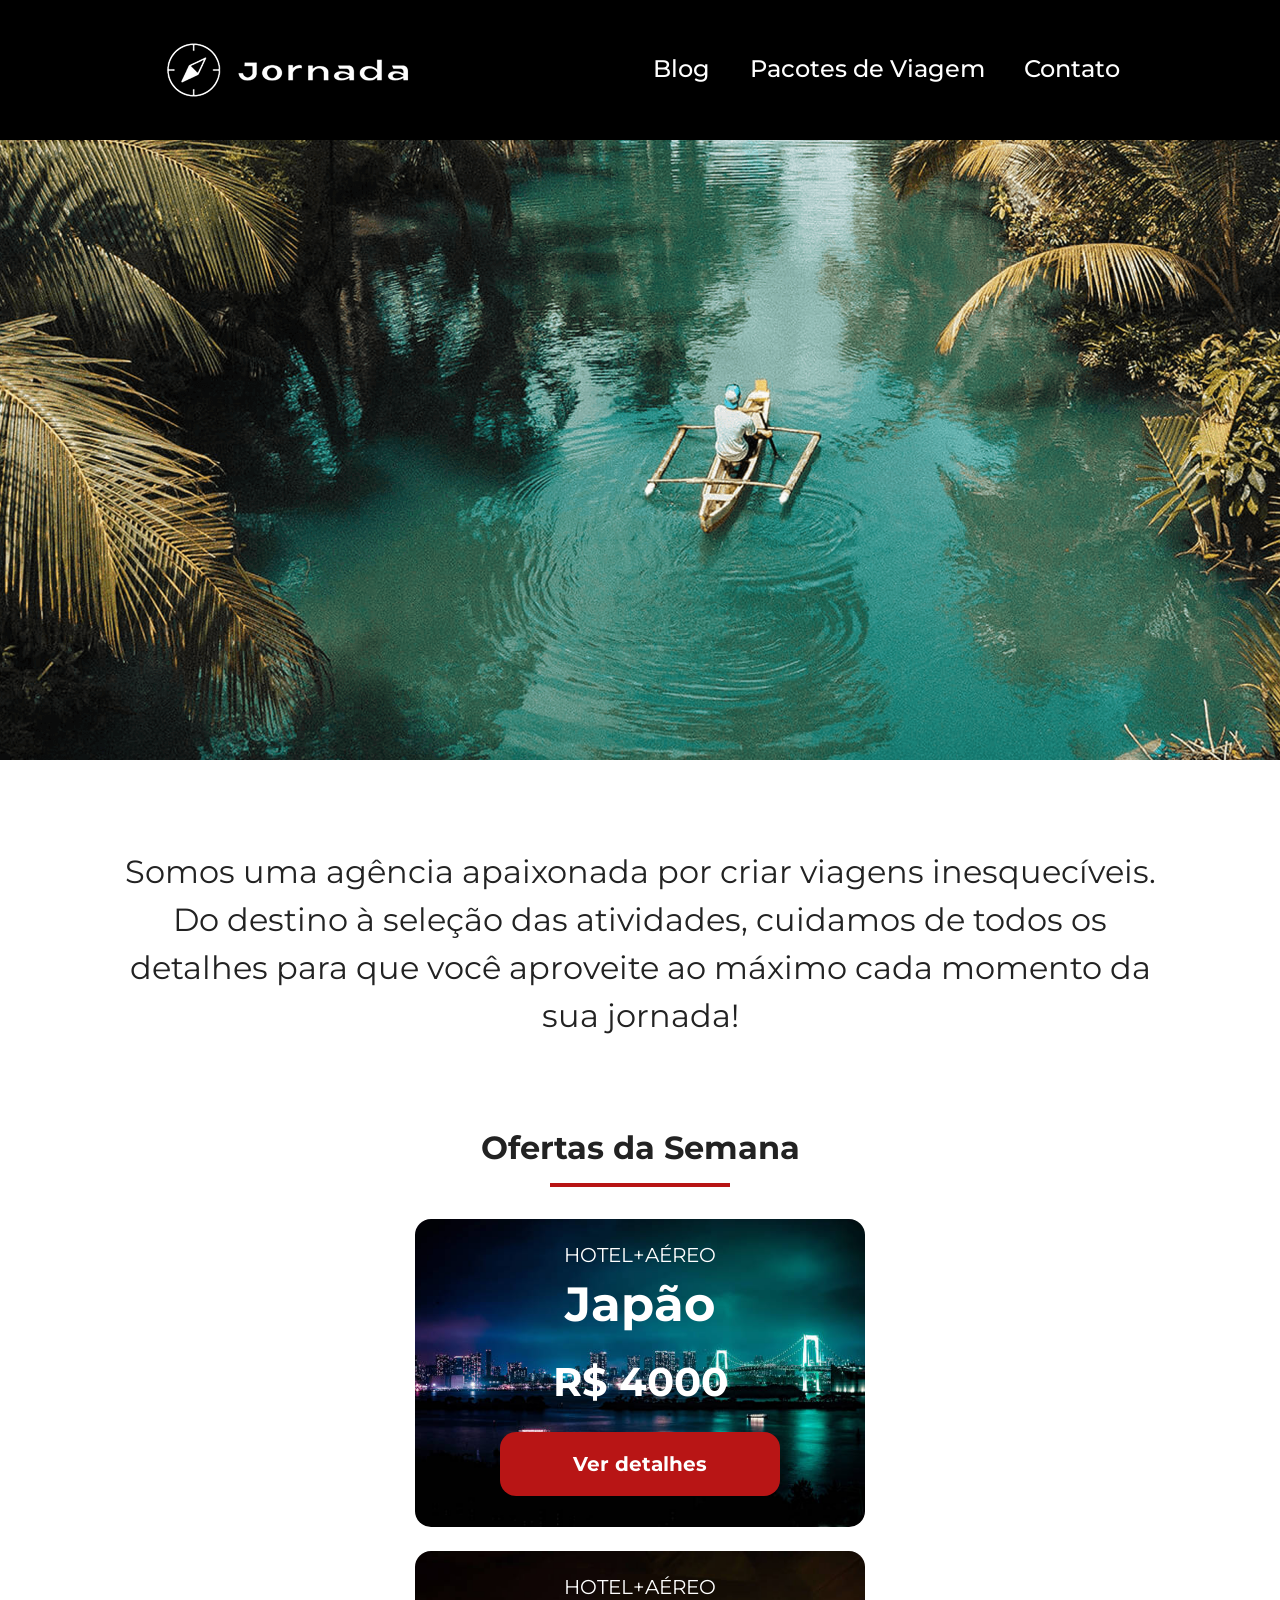
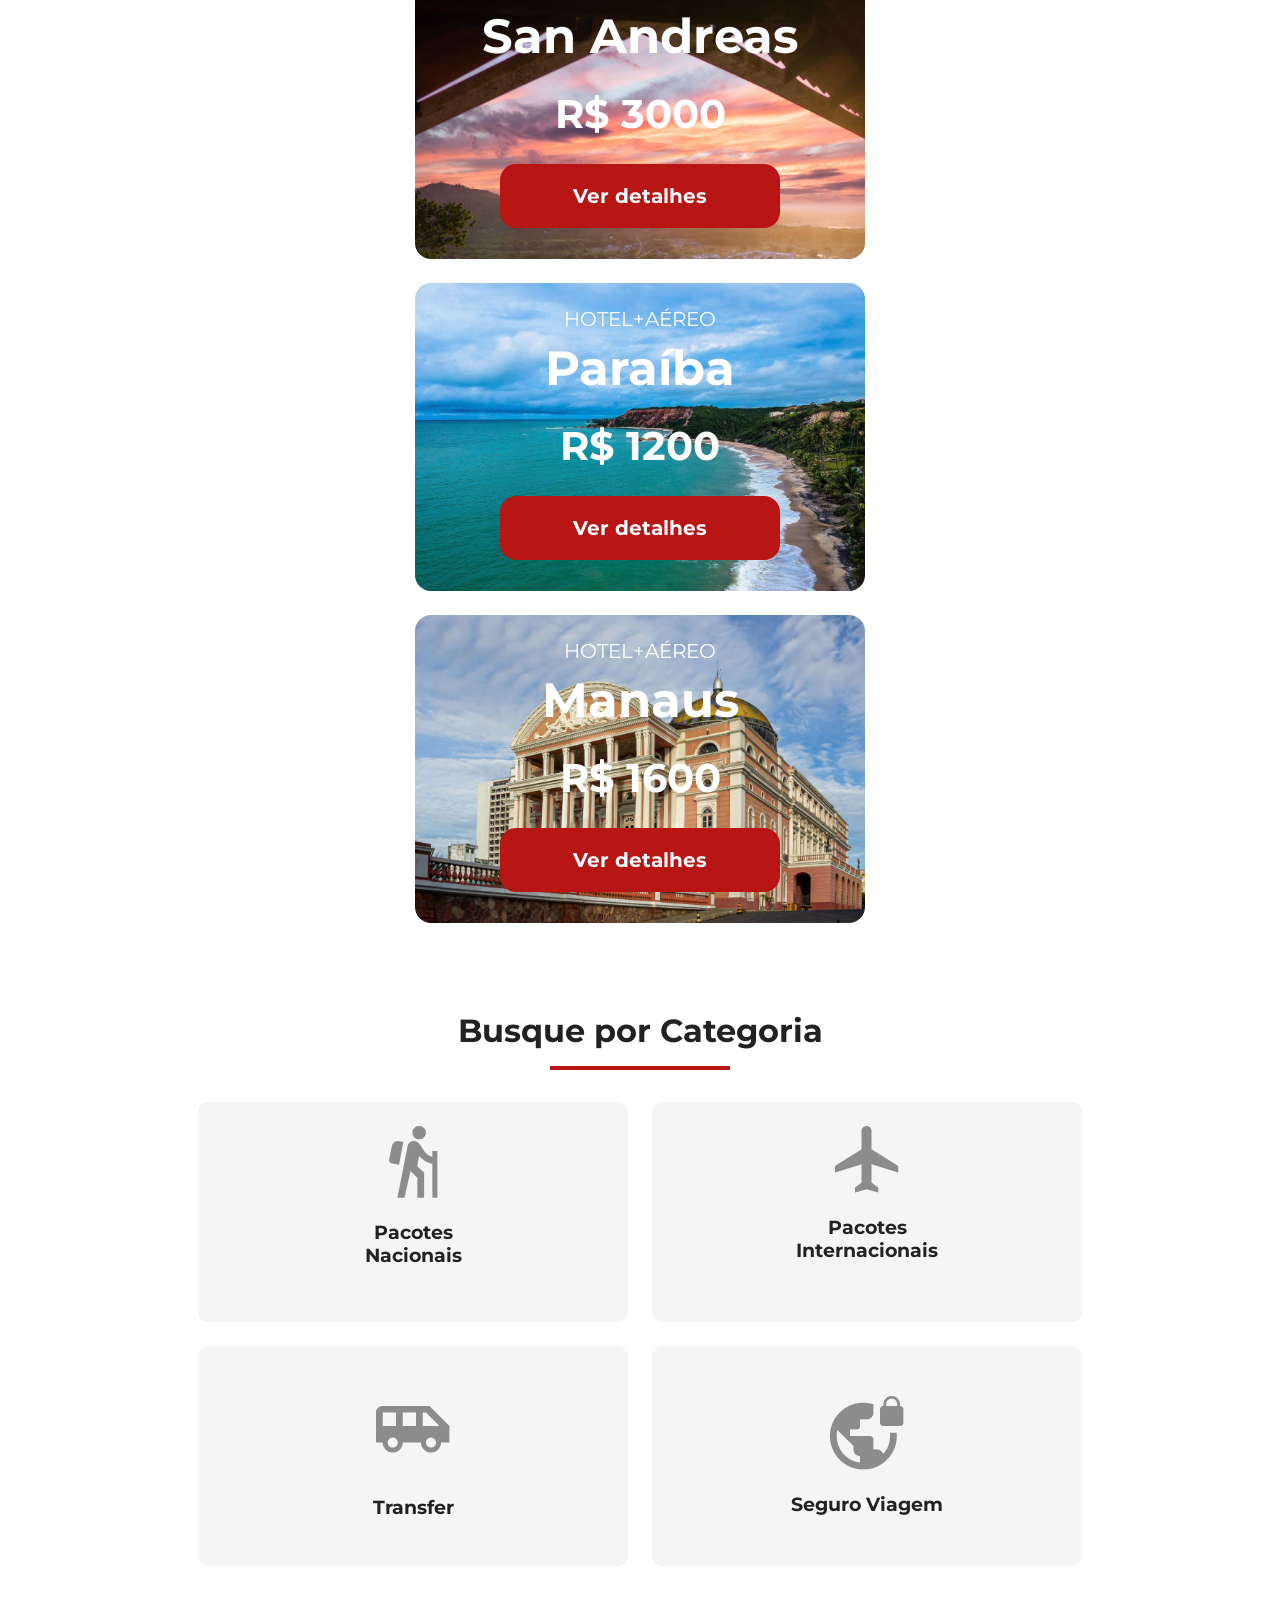
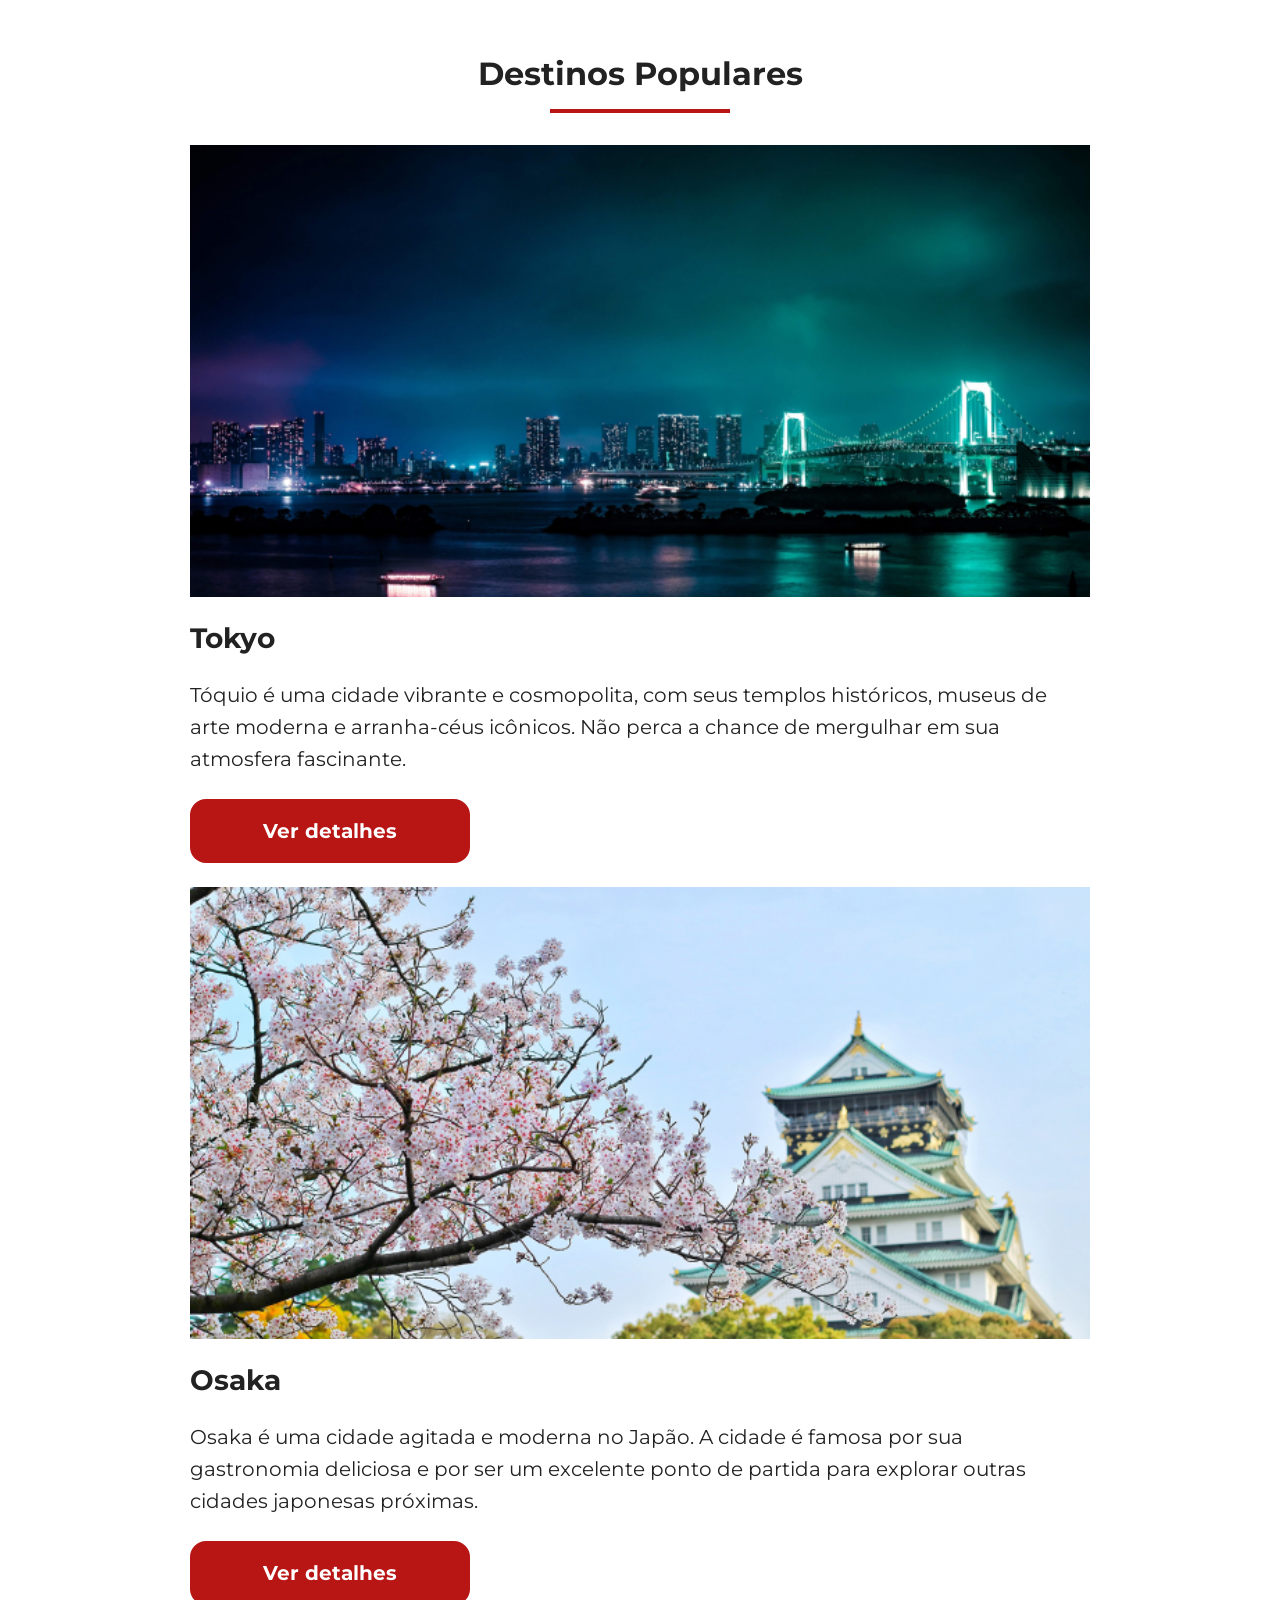
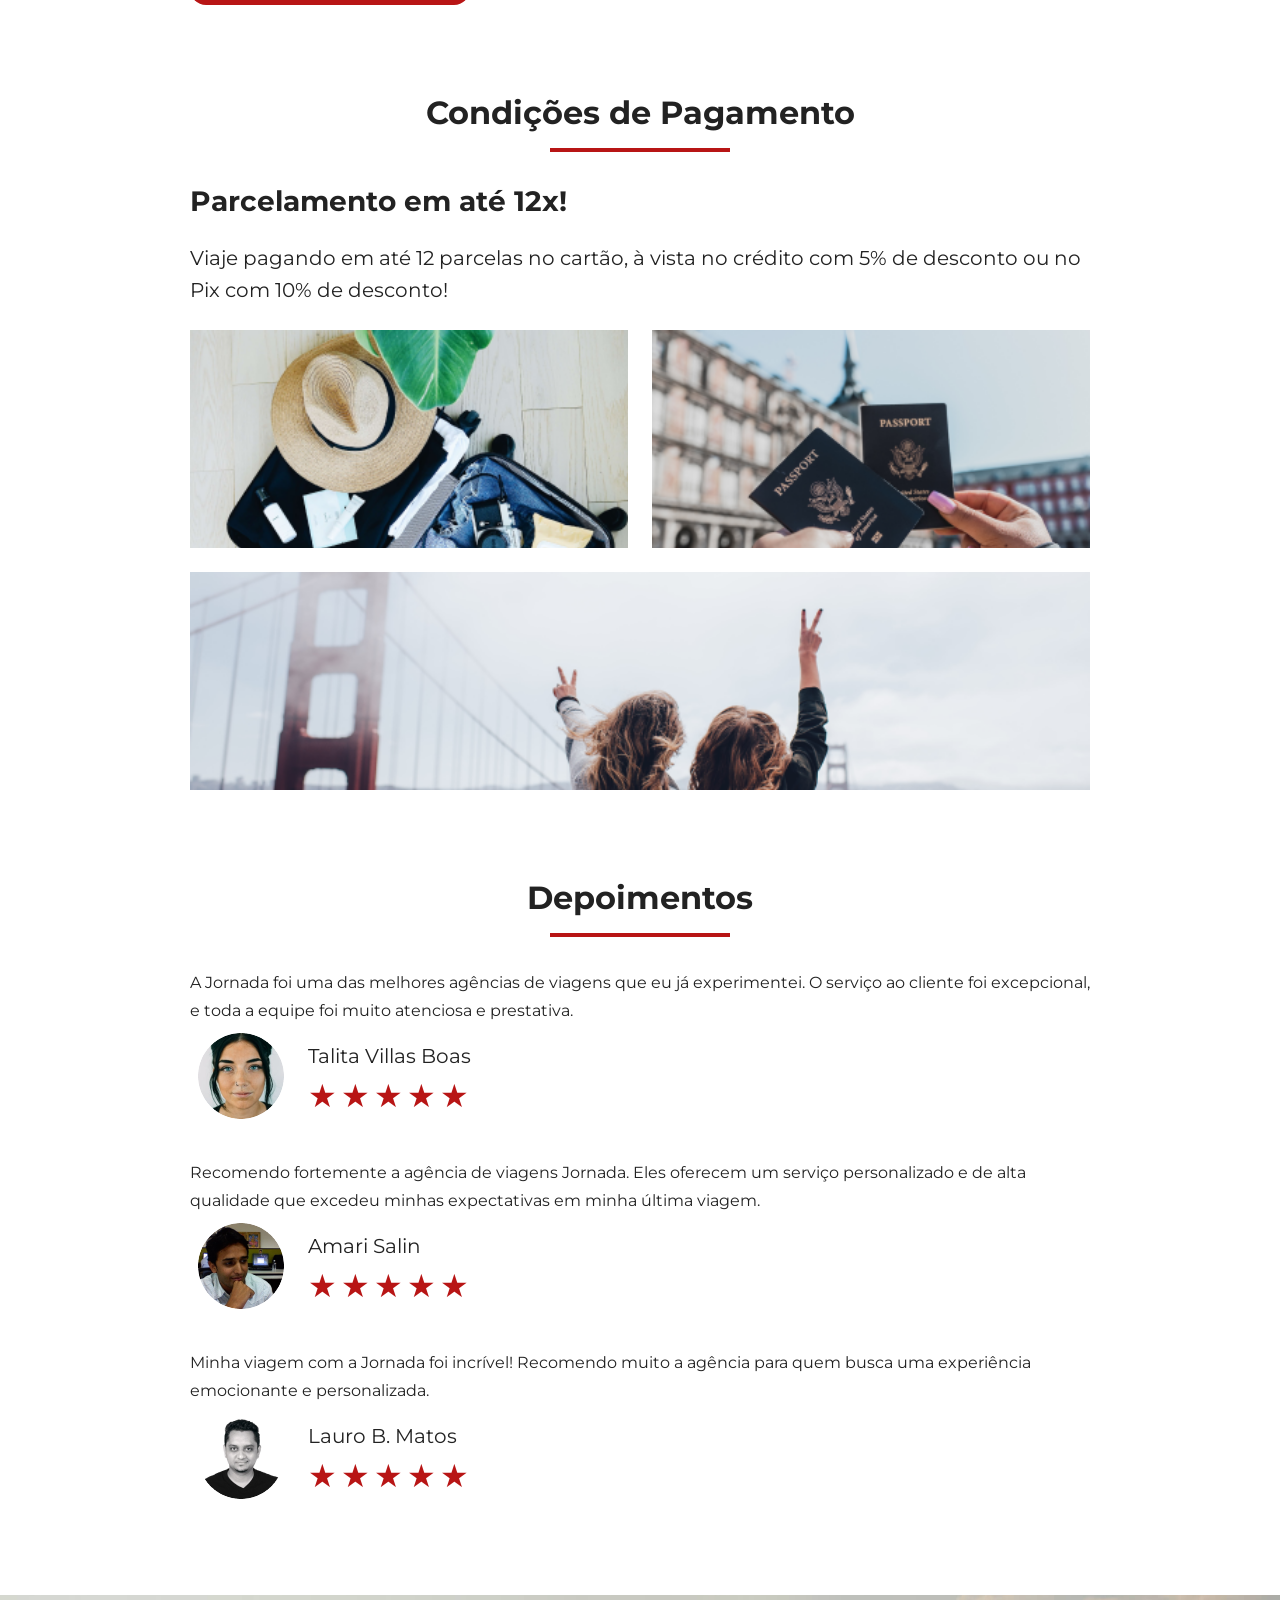
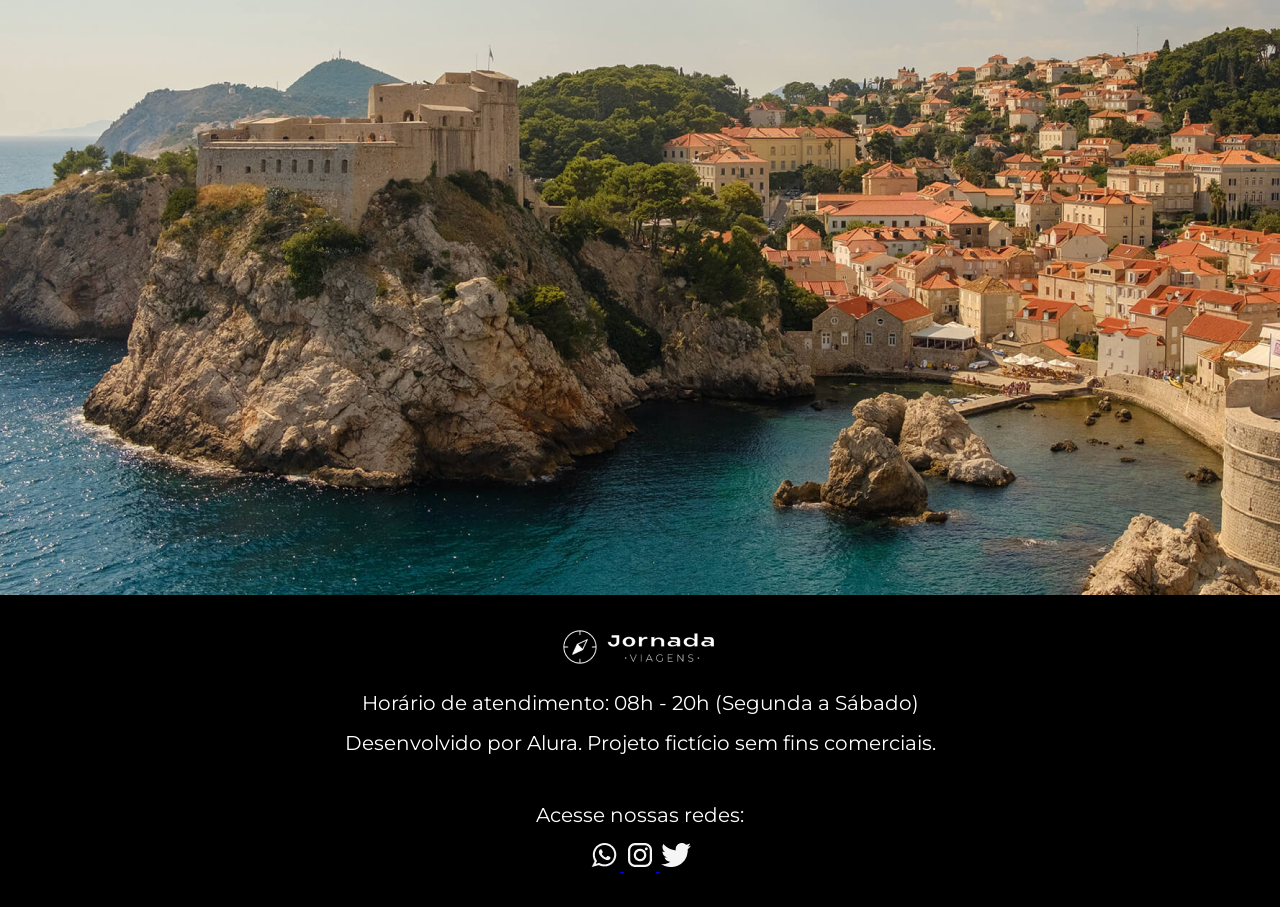
<file: index.html>
<!doctype html>
<html lang="pt-br">
  <head>
    <meta charset="UTF-8" />
    <meta name="viewport" content="width=device-width, initial-scale=1.0" />
    <meta name="description" content="Jornada Viagens, Somos uma agência apaixonada por criar viagens inesquecíveis.">
    <meta name="og:title" content="Jornada Viagens">
    <meta name="og:description" content="Jornada Viagens, Somos uma agência apaixonada por criar viagens inesquecíveis.">
    <meta name="og:image" content="https://matheusdorosario.github.io/jornada-viagens/img/hero-footer-desk.png">
    <meta name="og:url" content="https://matheusdorosario.github.io/jornada-viagens">
    <meta name="og:type" content="website">

    <link rel="icon" href="favico.svg" type="xml/svg" />
    <link rel="stylesheet" href="css/style.css" />
    <title>Jornada Viagens</title>
  </head>
  <body>
    <header class="main-header">
      <a class="logo" href="index.html" title="Voltar para a pagina inicial">
        <img
        class="img-mobile"
          src="img/bussola-jornada-branca.png"
          alt="Bússola do logo Jornada Viagens na cor branca."
        />
        <img 
        class="img-desktop"
        src="img/bussola-texto-jornada-branco.png"
        alt="Logo Jornada Viagens na cor branca.">
      </a>
      <div class="navigation-menu">
        <label for="menu">
        <img src="img/menu.png" alt="menu" />
        </label>
        <input type="checkbox" id="menu" hidden>        
        <nav>
          <ul class="list-links">
            <li><a href="blog.html" target="_blank" title="Acessar blog">Blog</a></li>
            <li><a href="pacotes-de-viagem.html" target="_blank" title="Acessar pacotes de viagem">Pacotes de Viagem</a></li>
            <li><a href="contato.html" target="_blank" title="Acessar contato">Contato</a></li>
          </ul>
        </nav>
      </div>
    </header>
    <section class="hero">
      <div class="hero-img"></div>
      <h2>Somos uma agência apaixonada por criar viagens inesquecíveis. Do destino à seleção das atividades, cuidamos de todos os detalhes para que você aproveite ao máximo cada momento da sua jornada!</h2>
    </section>
    <section class="offers">
      <div class="section-title">
        <h2>Ofertas da Semana</h2>
        <hr>
      </div>
      <div class="offers-cards">
        <article class="card japao">
          <header>
            <p>HOTEL+AÉREO</p>
            <h3>Japão <br> 
              <span>R$ 4000</span></h3>
          </header>
          <footer>
            <a href="#" class="button">Ver detalhes</a>
          </footer>
        </article>
        <article class="card san-andreas">
          <header>
            <p>HOTEL+AÉREO</p>
            <h3>San Andreas <br> 
              <span>R$ 3000</span></h3>
          </header>
          <footer>
            <a href="#" class="button">Ver detalhes</a>
          </footer>
        </article>
        <article class="card paraiba">
          <header>
            <p>HOTEL+AÉREO</p>
            <h3>Paraíba <br> 
              <span>R$ 1200</span></h3>
          </header>
          <footer>
            <a href="#" class="button">Ver detalhes</a>
          </footer>
        </article>
        <article class="card manaus">
          <header>
            <p>HOTEL+AÉREO</p>
            <h3>Manaus <br> 
              <span>R$ 1600</span></h3>
          </header>
          <footer>
            <a href="#" class="button">Ver detalhes</a>
          </footer>
        </article>
      </div>
    </section>
    <section class="categories">
      <div class="section-title">
        <h2 class="content-title">Busque por Categoria</h2>
        <hr>
      </div>
        <div class="categories-cards">
        <article class="categories-cards">
          <a 
          href="#" 
          class="card"
          target="_blank"
          title="Busque pela categoria Pacotes Nacionais"
          >
            <img 
            src="img/icone-pacotes-nacionais.png" 
            alt="Uma pessoa de chapéu e mochila, representando a categoria Pacotes Nacionais.">

            <h3>Pacotes <br>
              Nacionais</h3>
          </a>
        </article>
        <article class="categories-cards">
            <a 
          href="#" 
          class="card"
          target="_blank"
          title="Busque pela categoria Pacotes Internacionais"
          >
            <img 
            src="img/icone-pacotes-internacionais.png" 
            alt="Um avião representando a categoria Pacotes Internacionais.">

            <h3>Pacotes <br>
              Internacionais</h3>
          </a>
        </article>
        <article class="categories-cards">
          <a 
          href="#" 
          class="card single-line transfer"
          target="_blank"
          title="Busque pela categoria Transfer"
          >
            <img 
            src="img/icone-transfer.png" 
            alt="um carrinho de transporte representando a categoria Transfer.">

            <h3>Transfer</h3>
          </a>
        </article>
        <article class="categories-cards">
          <a 
          href="#" 
          class="card single-line"
          target="_blank"
          title="Busque pela categoria Seguro Viagem"
          >
            <img 
            src="img/icone-seguro-viagem.png" 
            alt="Um seguro representando a categoria Seguro Viagem.">

            <h3>Seguro Viagem</h3>
          </a>
        </article>
      </div>
    </section>
    <section class="destinations">
      <div class="section-title">
        <h2>Destinos Populares</h2>
        <hr>
      </div>
      <div class="destination-items">
        <article class="item tokyo">
          <header>
            <div class="img-item"></div>
            <h3 class="content-title">Tokyo</h3>
          </header>
          <p class="content-text">Tóquio é uma cidade vibrante e cosmopolita, com seus templos históricos, museus de arte moderna e arranha-céus icônicos. Não perca a chance de mergulhar em sua atmosfera fascinante.</p>
          <footer>  
            <a 
            href="#" 
            class="button"
            target="_blank"
            title="Veja mais detalhes do destino de Tokyo">Ver detalhes</a>
          </footer>
        </article>
        <article class="item osaka">
          <header>
            <div class="img-item"></div>
            <h3 class="content-title">Osaka</h3>
          </header>
          <p class="content-text">Osaka é uma cidade agitada e moderna no Japão. A cidade é famosa por sua gastronomia deliciosa e por ser um excelente ponto de partida para explorar outras cidades japonesas próximas.</p>
          <footer>
            <a 
            href="#" 
            class="button"
            target="_blank"
            title="Veja mais detalhes do destino de Osaka">Ver detalhes</a>
          </footer>
        </article>
      </div>
    </section>
    <section class="payments">
      <div class="section-title">
        <h2>Condições de Pagamento</h2>
        <hr>
      </div>
      <div class="content-container">
        <div class="text-content">
            <h3 class="content-title">Parcelamento em até 12x!</h3>
            <p class="content-text">Viaje pagando em até 12 parcelas no cartão, à vista no crédito com 5% de desconto ou no Pix com 10% de desconto! </p>
        </div>
        <div class="image-gallery">
          <div class="image bag"></div>
          <div class="image passport"></div>
          <div class="image people colspan-2"></div>
        </div>
      </div>
    </section>
    <section class="testimonial">
      <div class="section-title">
        <h2>Depoimentos</h2>
        <hr />
      </div>
      <div class="testimonial-container">
        <article>
          <header>
            <p>A Jornada foi uma das melhores agências de viagens que eu já experimentei. O serviço ao cliente foi excepcional, e toda a equipe foi muito atenciosa e prestativa.</p>
          </header>
          <footer>
            <img src="img/testimonials-talita.png" alt="Imagem de perfil da cliente Talita Villas Boas">
            <div class="profile-content">
              <h3>Talita Villas Boas</h3>
              <div class="rating">
                <span class="star">★</span>
                <span class="star">★</span>
                <span class="star">★</span>
                <span class="star">★</span>
                <span class="star">★</span>
              </div>
            </div>
          </footer>
        </article>
        <article><header>
            <p>Recomendo fortemente a agência de viagens Jornada. Eles oferecem um serviço personalizado e de alta qualidade que excedeu minhas expectativas em minha última viagem.</p>
          </header>
          <footer>
            <img src="img/testimonials-amari.png" alt="Imagem de perfil da cliente Amari Salin">
            <div class="profile-content">
              <h3>Amari Salin</h3>
              <div class="rating">
                <span class="star">★</span>
                <span class="star">★</span>
                <span class="star">★</span>
                <span class="star">★</span>
                <span class="star">★</span>
              </div>
            </div>
          </footer>
        </article>
        <article><header>
            <p>Minha viagem com a Jornada foi incrível! Recomendo muito a agência para quem busca uma experiência emocionante e personalizada.</p>
          </header>
          <footer>
            <img src="img/testimonials-lauro.png" alt="Imagem de perfil da cliente Lauro B. Matos">
            <div class="profile-content">
              <h3>Lauro B. Matos</h3>
              <div class="rating">
                <span class="star">★</span>
                <span class="star">★</span>
                <span class="star">★</span>
                <span class="star">★</span>
                <span class="star">★</span>
              </div>
            </div>
          </footer>
        </article>
      </div>
    </section>
    <section class="hero-footer">
      <div class="hero-img"></div>
    </section>
    <footer class="main-footer">
      <div class="footer-content">
        <img src="img/bussola-texto-branco-footer.png" alt="logo completo Jornada Viagens na cor branca.">
        <p>Horário de atendimento: 08h - 20h (Segunda a Sábado)</p>
        <p>Desenvolvido por Alura. Projeto fictício sem fins comerciais.</p>
      </div>
      <div class="footer-social">
        <p>Acesse nossas redes:</p>
        <a href="#" target="_blank" title="Acesse o WhatsApp do Jornada Viagens">
          <img src="img/whatsapp-footer.png" alt="Ícone do WhatsApp para acessar o contato do Jornada Viagens"/>
        </a>
        <a href="#" target="_blank" title="Acesse o Instagram do Jornada Viagens">
          <img src="img/instagram-footer.png" alt="Ícone do Instagram para acessar o perfil do Jornada Viagens"/>
        </a>
        <a href="#" target="_blank" title="Acesse o Twitter do Jornada Viagens">
          <img src="img/twitter-footer.png" alt="Ícone do Twitter para acessar o perfil do Jornada Viagens"/>
        </a>
      </div>
    </footer>
  </body>
</html>
</file>
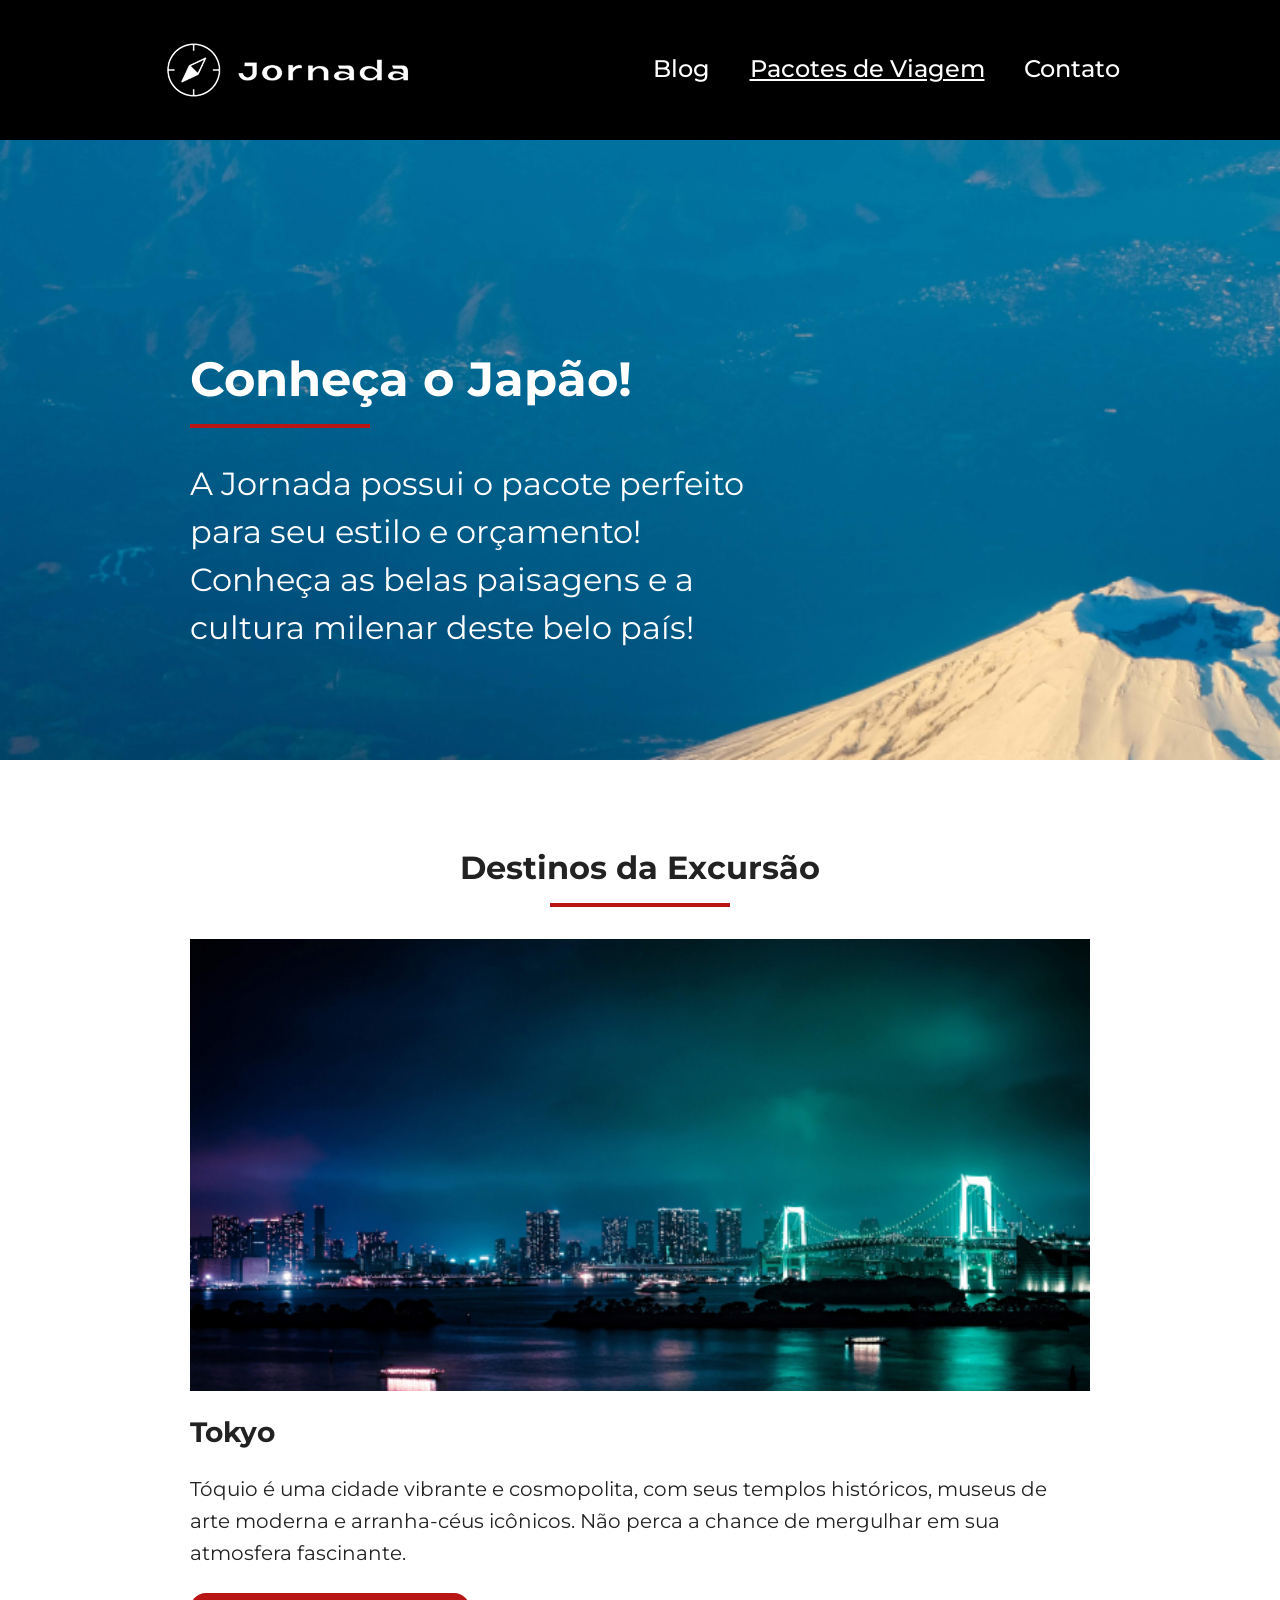
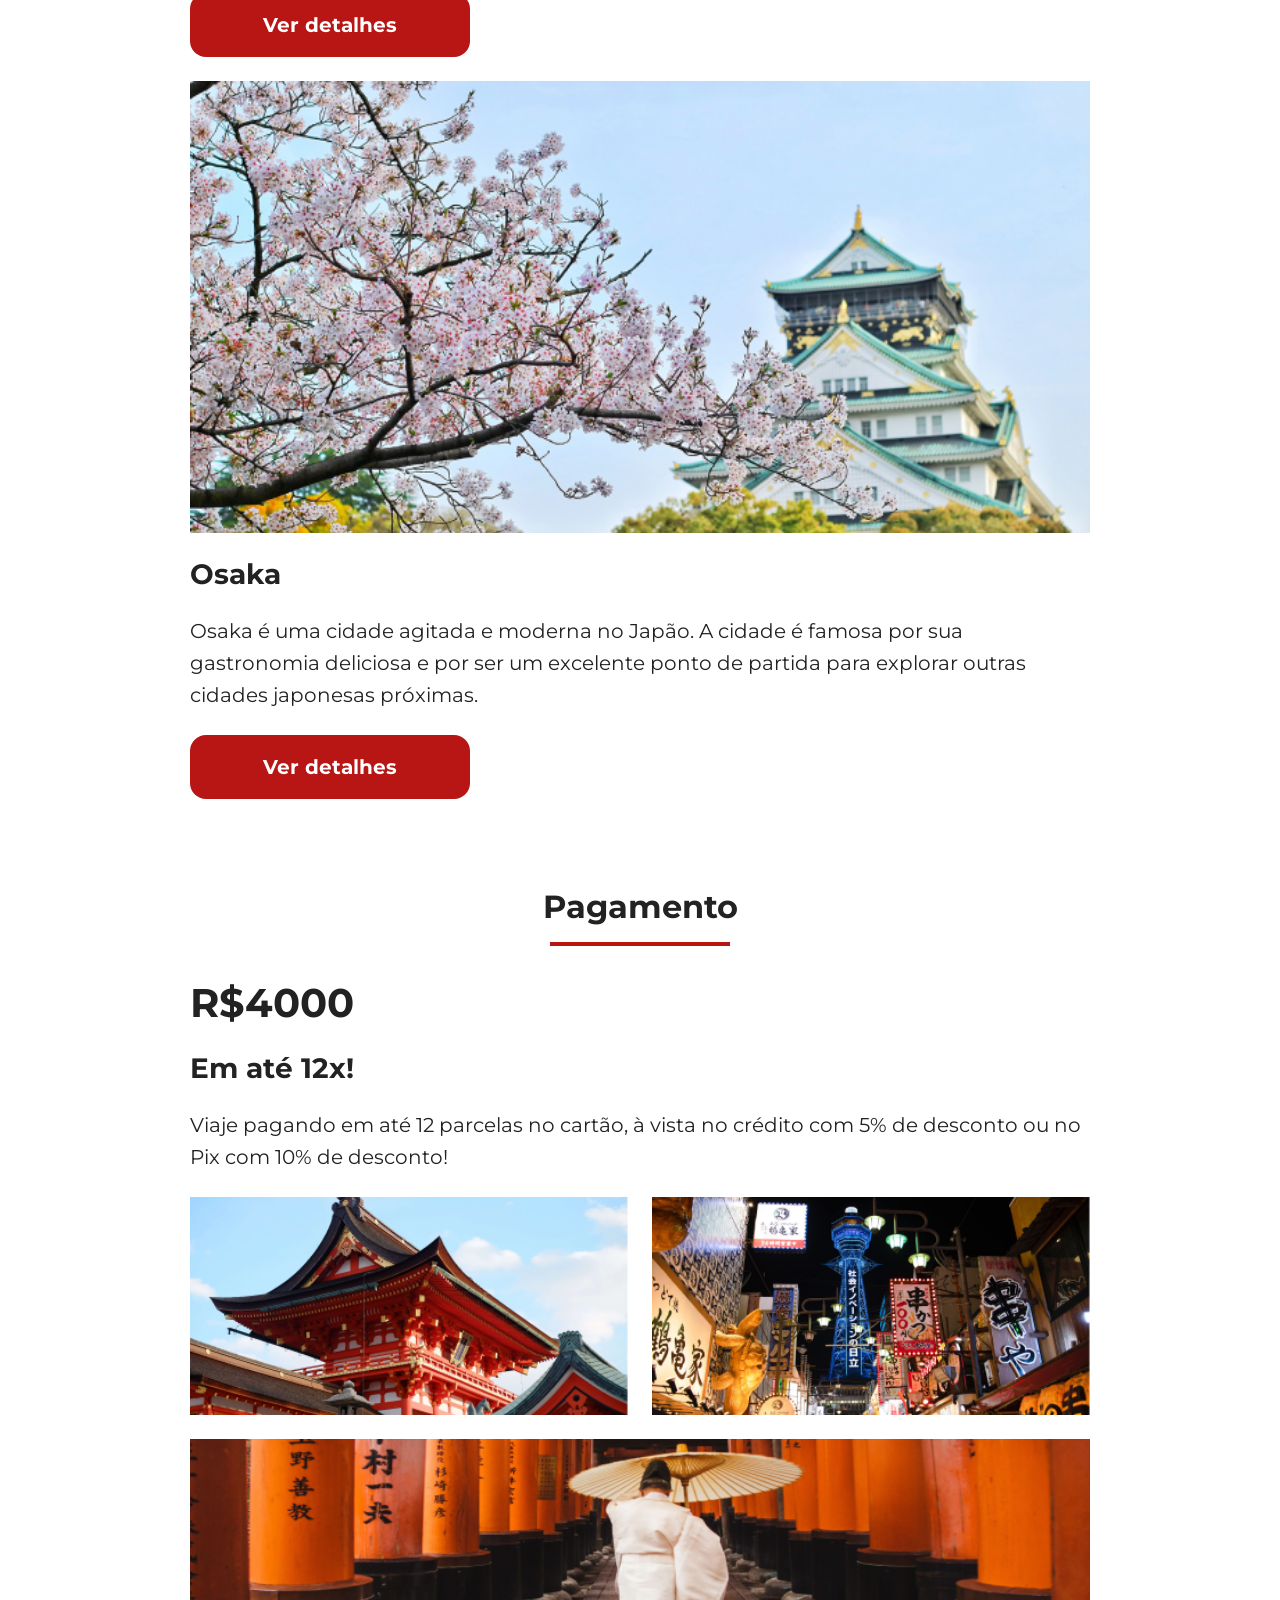
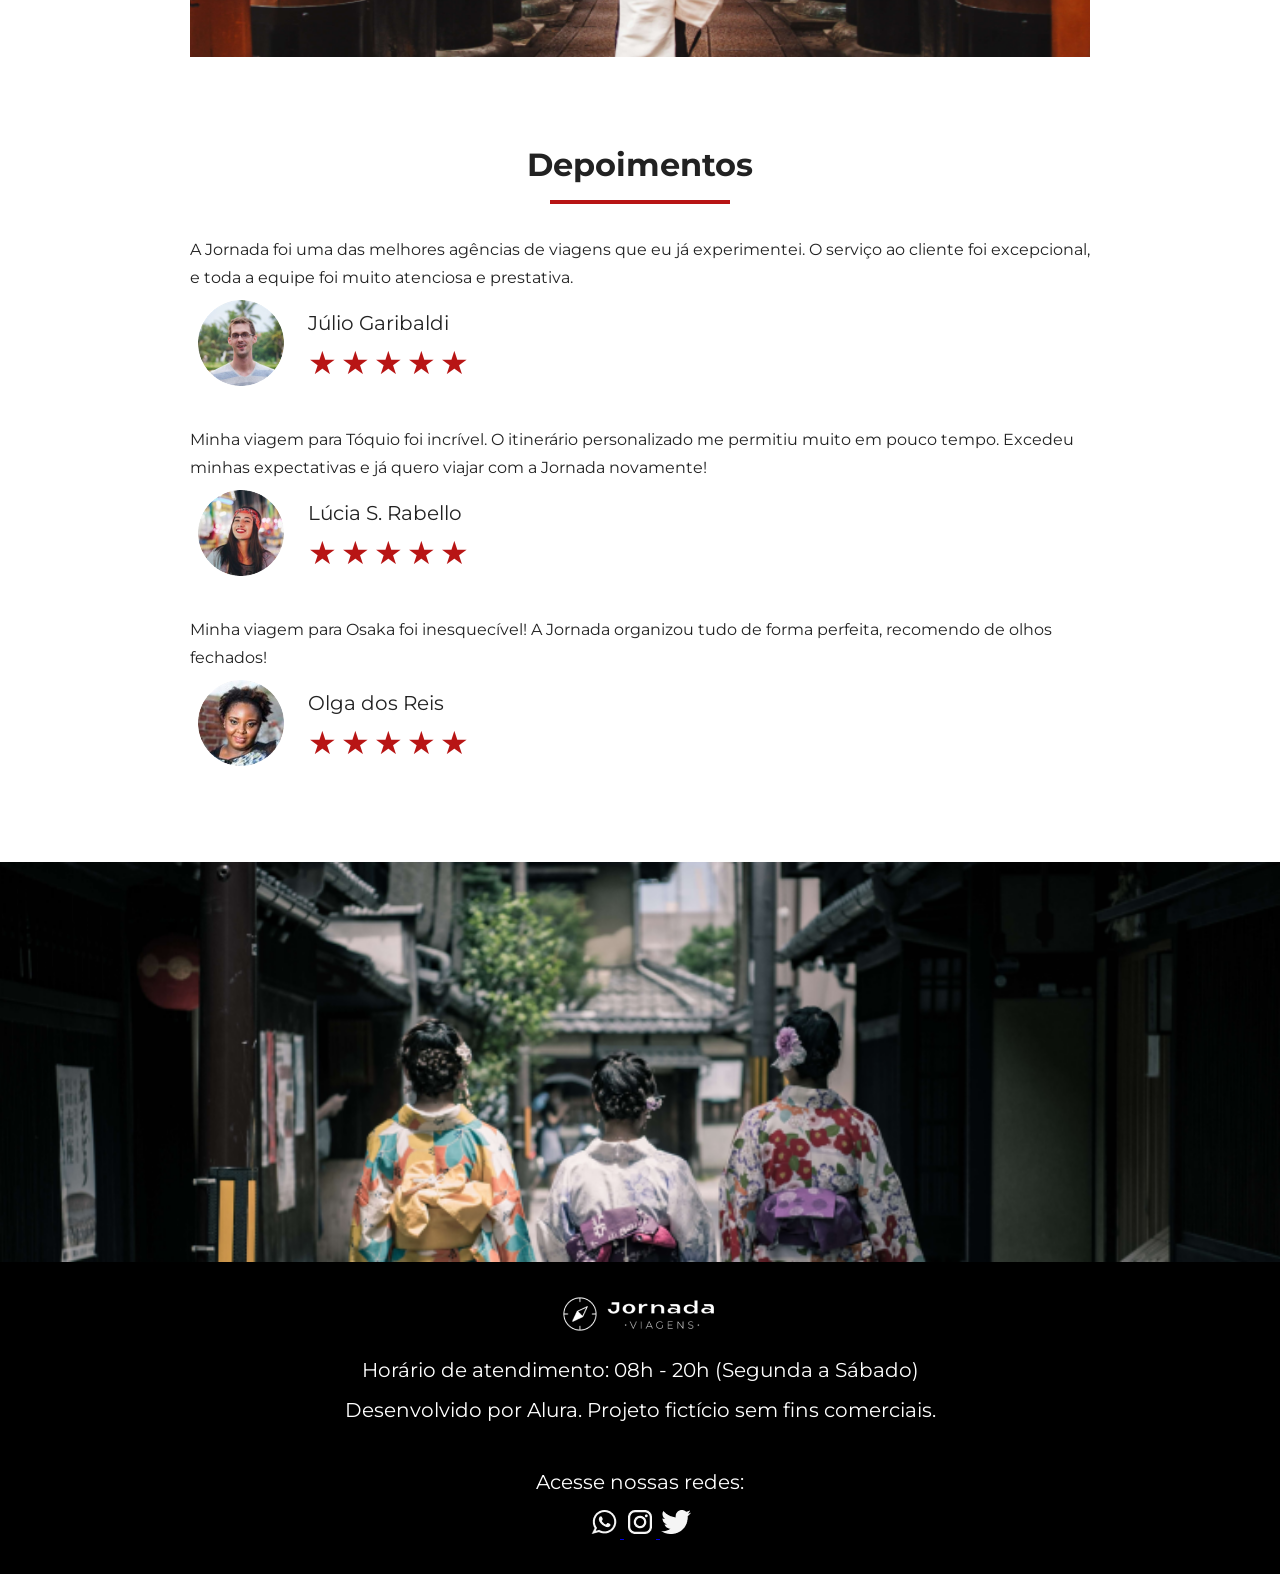
<file: pacotes-de-viagem.html>
<!DOCTYPE html>
<html lang="pt-br">
<head>
    <meta charset="UTF-8" />
    <meta name="viewport" content="width=device-width, initial-scale=1.0" />
    <meta name="description" content="A Jornada possui o pacote perfeito para seu estilo e orçamento! Conheça as belas paisagens e a cultura milenar deste belo país!">

    <link rel="icon" href="favico.svg" type="xml/svg" />
    <link rel="stylesheet" href="css/style.css" />
    <title>Pacotes de Viagem</title>
</head>
<body>
    <header class="main-header">
      <a class="logo" href="index.html" title="Voltar para a pagina inicial">
        <img
        class="img-mobile"
          src="img/bussola-jornada-branca.png"
          alt="Bússola do logo Jornada Viagens na cor branca."
        />
        <img 
        class="img-desktop"
        src="img/bussola-texto-jornada-branco.png"
        alt="Logo Jornada Viagens na cor branca.">
      </a>
      <div class="navigation-menu">
        <label for="menu">
        <img src="img/menu.png" alt="menu" />
        </label>
        <input type="checkbox" id="menu" hidden>        
        <nav>
          <ul class="list-links">
            <li><a href="blog.html" target="_blank" title="Acessar blog">Blog</a></li>
            <li><a class="active" href="pacotes-de-viagem.html" target="_blank" title="Acessar pacotes de viagem">Pacotes de Viagem</a></li>
            <li><a href="contato.html" target="_blank" title="Acessar contato">Contato</a></li>
          </ul>
        </nav>
      </div>
    </header>
    <section class="travel-packages hero">
      <div class="hero-img">
        <div class="hero-content">
        <h1>Conheça o Japão!</h1>
        <hr>
        <p>A Jornada possui o pacote perfeito para seu estilo e orçamento! Conheça as belas paisagens e a cultura milenar deste belo país!</p>
        </div>
      </div>
    </section>
    <section class="destinations">
      <div class="section-title">
        <h2>Destinos da Excursão</h2>
        <hr>
      </div>
      <div class="destination-items">
        <article class="item tokyo">
          <header>
            <div class="img-item"></div>
            <h3 class="content-title">Tokyo</h3>
          </header>
          <p class="content-text">Tóquio é uma cidade vibrante e cosmopolita, com seus templos históricos, museus de arte moderna e arranha-céus icônicos. Não perca a chance de mergulhar em sua atmosfera fascinante.</p>
          <footer>  
            <a 
            href="#" 
            class="button"
            target="_blank"
            title="Veja mais detalhes do destino de Tokyo">Ver detalhes</a>
          </footer>
        </article>
        <article class="item osaka">
          <header>
            <div class="img-item"></div>
            <h3 class="content-title">Osaka</h3>
          </header>
          <p class="content-text">Osaka é uma cidade agitada e moderna no Japão. A cidade é famosa por sua gastronomia deliciosa e por ser um excelente ponto de partida para explorar outras cidades japonesas próximas.</p>
          <footer>
            <a 
            href="#" 
            class="button"
            target="_blank"
            title="Veja mais detalhes do destino de Osaka">Ver detalhes</a>
          </footer>
        </article>
      </div>
    </section>
    <section class="payments">
      <div class="section-title">
        <h2>Pagamento</h2>
        <hr>
      </div>
      <div class="content-container">
        <div class="text-content">
            <h3 class="content-title travel-price">R$4000</h3>
            <h3 class="content-title">Em até 12x!</h3>
            <p class="content-text">Viaje pagando em até 12 parcelas no cartão, à vista no crédito com 5% de desconto ou no Pix com 10% de desconto! </p>
        </div>
        <div class="image-gallery">
          <div class="image temple"></div>
          <div class="image street"></div>
          <div class="image sr colspan-2"></div>
        </div>
      </div>
    </section>
    <section class="testimonial">
      <div class="section-title">
        <h2>Depoimentos</h2>
        <hr />
      </div>
      <div class="testimonial-container">
        <article>
          <header>
            <p>A Jornada foi uma das melhores agências de viagens que eu já experimentei. O serviço ao cliente foi excepcional, e toda a equipe foi muito atenciosa e prestativa.</p>
          </header>
          <footer>
            <img src="img/testimonials-julio.png" alt="Imagem de perfil da cliente Júlio Garibaldi">
            <div class="profile-content">
              <h3>Júlio Garibaldi</h3>
              <div class="rating">
                <span class="star">★</span>
                <span class="star">★</span>
                <span class="star">★</span>
                <span class="star">★</span>
                <span class="star">★</span>
              </div>
            </div>
          </footer>
        </article>
        <article><header>
            <p>Minha viagem para Tóquio foi incrível. O itinerário personalizado me permitiu muito em pouco tempo. Excedeu minhas expectativas e já quero viajar com a Jornada novamente!</p>
          </header>
          <footer>
            <img src="img/testimonials-lucia.png" alt="Imagem de perfil da cliente Lúcia S. Rabello">
            <div class="profile-content">
              <h3>Lúcia S. Rabello</h3>
              <div class="rating">
                <span class="star">★</span>
                <span class="star">★</span>
                <span class="star">★</span>
                <span class="star">★</span>
                <span class="star">★</span>
              </div>
            </div>
          </footer>
        </article>
        <article><header>
            <p>Minha viagem para Osaka foi inesquecível! A Jornada organizou tudo de forma perfeita, recomendo de olhos fechados!</p>
          </header>
          <footer>
            <img src="img/testimonials-olga.png" alt="Imagem de perfil da cliente Olga dos Reis">
            <div class="profile-content">
              <h3>Olga dos Reis</h3>
              <div class="rating">
                <span class="star">★</span>
                <span class="star">★</span>
                <span class="star">★</span>
                <span class="star">★</span>
                <span class="star">★</span>
              </div>
            </div>
          </footer>
        </article>
      </div>
    </section>
    <section class="travel-packages hero-footer">
      <div class="hero-img"></div>
    </section>
    <footer class="main-footer">
      <div class="footer-content">
        <img src="img/bussola-texto-branco-footer.png" alt="logo completo Jornada Viagens na cor branca.">
        <p>Horário de atendimento: 08h - 20h (Segunda a Sábado)</p>
        <p>Desenvolvido por Alura. Projeto fictício sem fins comerciais.</p>
      </div>
      <div class="footer-social">
        <p>Acesse nossas redes:</p>
        <a href="#" target="_blank" title="Acesse o WhatsApp do Jornada Viagens">
          <img src="img/whatsapp-footer.png" alt="Ícone do WhatsApp para acessar o contato do Jornada Viagens">
        </a>
        <a href="#" target="_blank" title="Acesse o Instagram do Jornada Viagens">
          <img src="img/instagram-footer.png" alt="Ícone do Instagram para acessar o perfil do Jornada Viagens">
        </a>
        <a href="#" target="_blank" title="Acesse o Twitter do Jornada Viagens">
          <img src="img/twitter-footer.png" alt="Ícone do Twitter para acessar o perfil do Jornada Viagens">
        </a>
      </div>
    </footer>
</body>
</html>
</file>
<file: css/style.css>
@import url(global.css);
@import url(header.css);
@import url(hero.css);
@import url(offers.css);
@import url(categories.css);
@import url(destinations.css);
@import url(payments.css);
@import url(testimonials.css);
@import url(footer.css);
</file>
